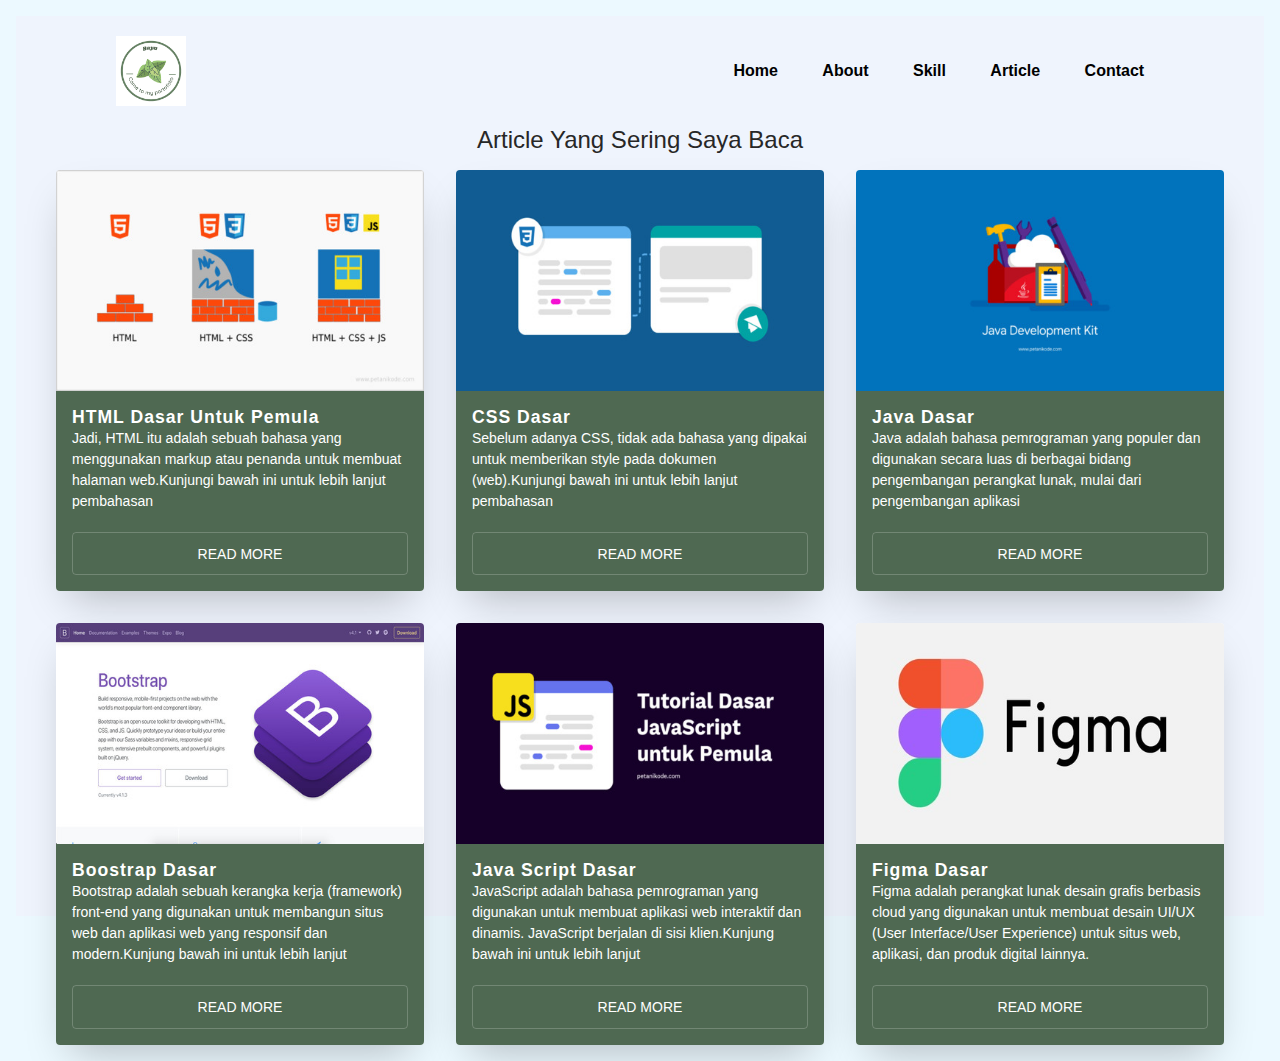
<file: article.html>
<!DOCTYPE html>
<html lang="en">
<head>
    <meta charset="UTF-8">
    <meta http-equiv="X-UA-Compatible" content="IE=edge">
    <meta name="viewport" content="width=device-width, initial-scale=1.0">
    <title>Portofolio M Siddiq Bayu Seto</title>
    <link rel="stylesheet"  href="./stylesheet/article.css">
</head>
<body>
    <div class="hero">
        <nav>
            <img src="images/Logo.png"width="70" height="70" alt="logo">
            <ul>
                <li><a href="index.html">Home</a></li>
                <li><a href="About.html">About</a></li>
                <li><a href="skill.html">Skill</a></li>
                <li><a href="#">Article</a></li>
                <li><a href="contact.html">Contact</a></li>
            </ul>
        </nav>
        <div class="main">
            <h1>Article Yang Sering Saya Baca</h1>
            <ul class="cards">
              <li class="cards_item">
                <div class="card">
                  <div class="card_image"><img src="artikel/html dasar.jpg"></div>
                  <div class="card_content">
                    <h2 class="card_title">HTML Dasar Untuk Pemula</h2>
                    <p class="card_text">Jadi, HTML itu adalah sebuah bahasa yang menggunakan markup atau penanda untuk membuat halaman web.Kunjungi bawah ini untuk lebih lanjut pembahasan</p>
                    <button class="btn card_btn"><a href="https://www.petanikode.com/html-dasar/">Read More</a></button>
                  </div>
                </div>
              </li>
              <li class="cards_item">
                <div class="card">
                  <div class="card_image"><img src="artikel/css.jpg"></div>
                  <div class="card_content">
                    <h2 class="card_title">CSS Dasar</h2>
                    <p class="card_text">Sebelum adanya CSS, tidak ada bahasa yang dipakai untuk memberikan style pada dokumen (web).Kunjungi bawah ini untuk lebih lanjut pembahasan</p>
                    <button class="btn card_btn"><a href="https://www.petanikode.com/css-untuk-pemula/">Read More</a></button>
                  </div>
                </div>
              </li>
              <li class="cards_item">
                <div class="card">
                  <div class="card_image"><img src="artikel/java.jpg"></div>
                  <div class="card_content">
                    <h2 class="card_title">Java Dasar</h2>
                    <p class="card_text">Java adalah bahasa pemrograman yang populer dan digunakan secara luas di berbagai bidang pengembangan perangkat lunak, mulai dari pengembangan aplikasi</p>
                    <button class="btn card_btn"><a href="https://www.petanikode.com/tutorial/java/">Read More</a></button>
                  </div>
                </div>
              </li>
              <li class="cards_item">
                <div class="card">
                  <div class="card_image"><img src="artikel/bootstrap4.jpg"></div>
                  <div class="card_content">
                    <h2 class="card_title">Boostrap Dasar</h2>
                    <p class="card_text">Bootstrap adalah sebuah kerangka kerja (framework) front-end yang digunakan untuk membangun situs web dan aplikasi web yang responsif dan modern.Kunjung bawah ini untuk lebih lanjut</p>
                    <button class="btn card_btn"><a href="https://www.petanikode.com/bootstrap-dasar/">Read More</a></button>
                  </div>
                </div>
              </li>
              <li class="cards_item">
                <div class="card">
                  <div class="card_image"><img src="artikel/javascript.jpg"></div>
                  <div class="card_content">
                    <h2 class="card_title">Java Script Dasar</h2>
                    <p class="card_text">JavaScript adalah bahasa pemrograman yang digunakan untuk membuat aplikasi web interaktif dan dinamis. JavaScript berjalan di sisi klien.Kunjung bawah ini untuk lebih lanjut</p>
                    <button class="btn card_btn"><a href="https://www.petanikode.com/javascript-dasar/">Read More</a></button>
                  </div>
                </div>
              </li>
              <li class="cards_item">
                <div class="card">
                  <div class="card_image"><img src="artikel/figma.jpeg"></div>
                  <div class="card_content">
                    <h2 class="card_title">Figma Dasar</h2>
                    <p class="card_text">Figma adalah perangkat lunak desain grafis berbasis cloud yang digunakan untuk membuat desain UI/UX (User Interface/User Experience) untuk situs web, aplikasi, dan produk digital lainnya. </p>
                    <button class="btn card_btn"><a href="https://medium.com/insightdesign/tutorial-design-menggunakan-figma-2f08fe08f2c4">Read More</a></button>
                  </div>
                </div>
              </li>
            </ul>
          </div>
</body>
</html>
</file>
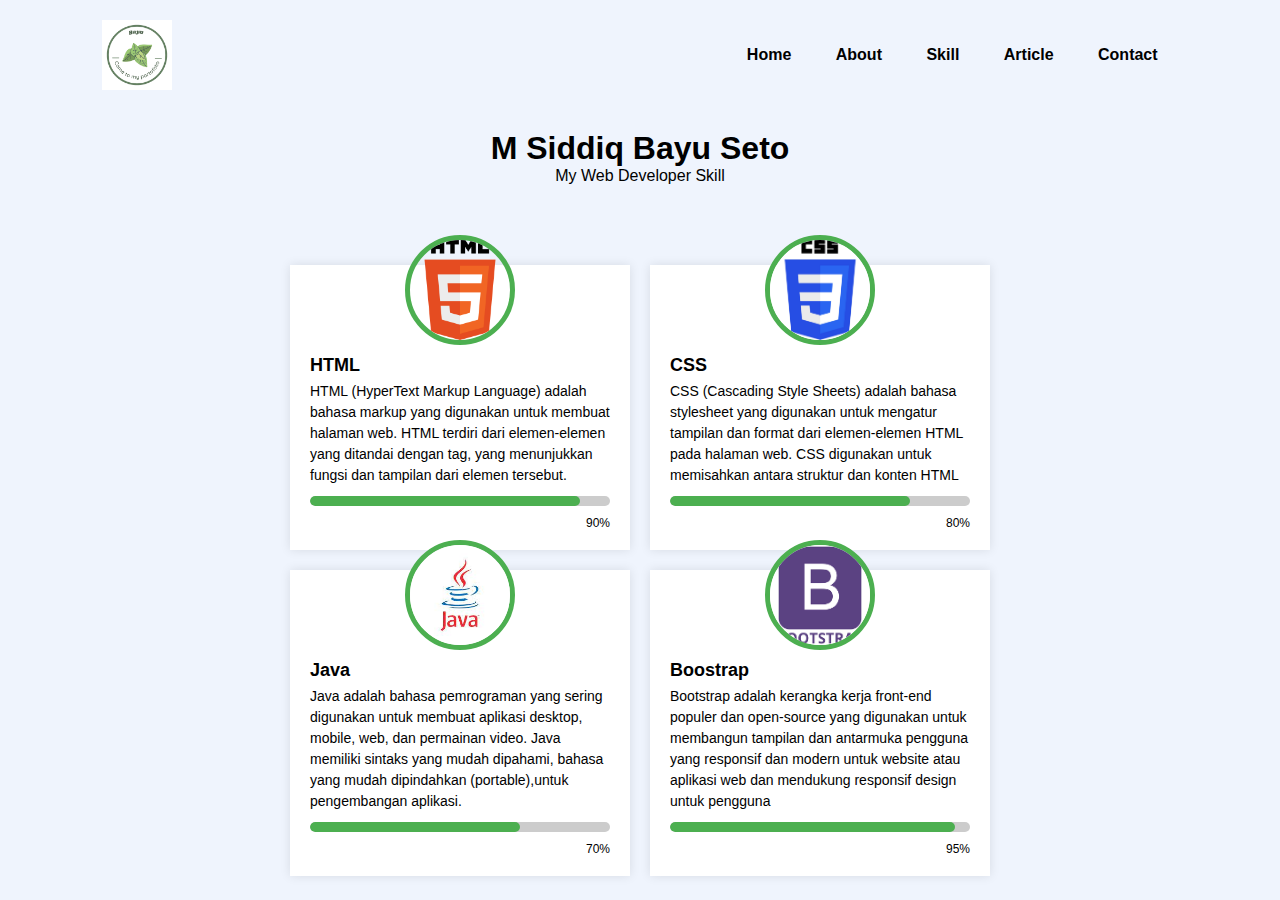
<file: skill.html>
<!DOCTYPE html>
<html lang="en">
<head>
    <meta charset="UTF-8">
    <meta http-equiv="X-UA-Compatible" content="IE=edge">
    <meta name="viewport" content="width=device-width, initial-scale=1.0">
    <title>Portofolio M Siddiq Bayu Seto</title>
    <link rel="stylesheet" href="./stylesheet/skill.css">
</head>
<body>
    <div class="hero">
        <nav>
            <img src="images/Logo.png"width="70" height="70" alt="logo">
            <ul>
                <li><a href="index.html">Home</a></li>
                <li><a href="About.html">About</a></li>
                <li><a href="#">Skill</a></li>
                <li><a href="article.html">Article</a></li>
                <li><a href="contact.html">Contact</a></li>
            </ul>
        </nav>
        <div class="header">
            <h1>M Siddiq Bayu Seto</h1>
            <p>My Web Developer Skill</p>
          </div>
          <div class="skills">

            <div class="skill">
              <img src="icons/html.jpg" alt="John" class="skill-img">
              <h3>HTML</h3>
              <p>HTML (HyperText Markup Language) adalah bahasa markup yang digunakan untuk membuat halaman web. HTML terdiri dari elemen-elemen yang ditandai dengan tag, yang menunjukkan fungsi dan tampilan dari elemen tersebut.</p>
              <div class="bar">
                <div class="progress" style="width: 90%;"></div>
              </div>
              <div class="percentage">90%</div>
            </div>
            
            <div class="skill">
              <img src="icons/CSS-Logo.jpg" alt="John" class="skill-img">
              <h3>CSS</h3>
              <p>CSS (Cascading Style Sheets) adalah bahasa stylesheet yang digunakan untuk mengatur tampilan dan format dari elemen-elemen HTML pada halaman web. CSS digunakan untuk memisahkan antara struktur dan konten HTML</p>
             <div class="bar">
                <div class="progress" style="width: 80%;"></div>
             </div>
             <div class="percentage">80%</div>
        </div>

        <div class="skill">
            <img src="icons/java.jpg" alt="John" class="skill-img">
            <h3>Java</h3>
            <p>Java adalah bahasa pemrograman yang sering digunakan untuk membuat aplikasi desktop, mobile, web, dan permainan video. Java memiliki sintaks yang mudah dipahami, bahasa yang mudah dipindahkan (portable),untuk pengembangan aplikasi.</p>
           <div class="bar">
              <div class="progress" style="width: 70%;"></div>
           </div>
           <div class="percentage">70%</div>
        </div>

        <div class="skill">
            <img src="icons/boostrap.jpg" alt="John" class="skill-img">
            <h3>Boostrap</h3>
            <p>Bootstrap adalah kerangka kerja front-end populer dan open-source yang digunakan untuk membangun tampilan dan antarmuka pengguna yang responsif dan modern untuk website atau aplikasi web dan mendukung responsif design untuk pengguna</p>
           <div class="bar">
              <div class="progress" style="width: 95%;"></div>
           </div>
           <div class="percentage">95%</div>
        </div>
        
        
</body>
</html>
</file>
<file: stylesheet/article.css>
*{
    margin : 0;
    padding: 0;
    font-family: 'Open Sans', sans-serif;
}

.hero{
    position: relative;
    width: 100%;
    height: 100vh;
    background: #eff4fd;
}

nav{
    display: flex;
    width: 84%;
    margin: auto;
    padding: 20px 0;
    align-items: center;
    justify-content: space-between;
}


nav ul li{
    display: inline-block;
    list-style: none;
    margin: 10px 20px;
}

nav ul li a{
    text-decoration: none;
    color: #000;
    font-weight: bold;

}

nav ul li a:hover{
    color:red;
}
/* Nav akhir */

/* Design */

*,
*::before,
*::after {
  box-sizing: border-box;
}

html {
  background-color: #ecf9ff;
}

body {
  color: #272727;
  font-family: 'Open Sans', sans-serif;
  font-style: normal;
  font-weight: 400;
  letter-spacing: 0;
  padding: 1rem;
}

.main{
  max-width: 1200px;
  margin: 0 auto;
}

h1 {
    font-size: 24px;
    font-weight: 400;
    text-align: center;
}

img {
  height: auto;
  max-width: 100%;
  vertical-align: middle;
}

.btn {
  color: #ffffff;
  padding: 0.8rem;
  font-size: 14px;
  text-transform: uppercase;
  border-radius: 4px;
  font-weight: 400;
  display: block;
  width: 100%;
  cursor: pointer;
  border: 1px solid rgba(255, 255, 255, 0.2);
  background: transparent;
}

.btn a{
  text-decoration: none;
  color: white;
}

.btn:hover {
  background-color: rgba(250, 248, 248, 0.12);
}

.cards {
  display: flex;
  flex-wrap: wrap;
  list-style: none;
  margin: 0;
  padding: 0;
}

.cards_item {
  display: flex;
  padding: 1rem;
}

@media (min-width: 40rem) {
  .cards_item {
    width: 50%;
  }
}

@media (min-width: 56rem) {
  .cards_item {
    width: 33.3333%;
  }
}

.card {
  background-color: white;
  border-radius: 0.25rem;
  box-shadow: 0 20px 40px -14px rgba(0, 0, 0, 0.25);
  display: flex;
  flex-direction: column;
  overflow: hidden;
}

.card_content {
  padding: 1rem;
  background: linear-gradient(to bottom left, #4f6952 40%, #4f6952 100%);
}

.card_title {
  color: #ffffff;
  font-size: 1.1rem;
  font-weight: 700;
  letter-spacing: 1px;
  text-transform: capitalize;
  margin: 0px;
}

.card_text {
  color: #ffffff;
  font-size: 0.875rem;
  line-height: 1.5;
  margin-bottom: 1.25rem;    
  font-weight: 400;
}
.made_by{
  font-weight: 400;
  font-size: 13px;
  margin-top: 35px;
  text-align: center;
}
</file>
<file: stylesheet/skill.css>
*{
    margin : 0;
    padding: 0;
    font-family: 'Open Sans', sans-serif;
}

.hero{
    position: relative;
    width: 100%;
    height: 100vh;
    background: #eff4fd;
}

nav{
    display: flex;
    width: 84%;
    margin: auto;
    padding: 20px 0;
    align-items: center;
    justify-content: space-between;
}


nav ul li{
    display: inline-block;
    list-style: none;
    margin: 10px 20px;
}

nav ul li a{
    text-decoration: none;
    color: #000;
    font-weight: bold;

}

nav ul li a:hover{
    color:red;
}
/* akhir nav */
.header {
    background-color: #eff4fd;
    color: black;
    padding: 20px;
    text-align: center;
  }
  .skills {
    display: flex;
    flex-wrap: wrap;
    justify-content: center;
    align-items: center;
    margin: 50px auto;
    max-width: 800px;
  }
  .skill {
    background-color: white;
    margin: 10px;
    padding: 20px;
    width: 300px;
    box-shadow: 0px 0px 10px rgba(0, 0, 0, 0.1);
  }
  .skill-img {
    display: block;
    margin: 0 auto;
    width: 100px;
    height: 100px;
    border-radius: 50%;
    object-fit: cover;
    margin-top: -50px;
    border: 5px solid #4CAF50;
  }
  .skill h3 {
    margin-top: 10px;
    margin-bottom: 5px;
    font-size: 18px;
  }
  .skill p {
    font-size: 14px;
    line-height: 1.5;
    margin-bottom: 10px;
  }
  .skill .bar {
    height: 10px;
    background-color: #ccc;
    border-radius: 5px;
    overflow: hidden;
    margin-bottom: 10px;
  }
  .skill .bar .progress {
    height: 100%;
    background-color: #4CAF50;
    border-radius: 5px;
  }
  .skill .percentage {
    margin-top: 5px;
    font-size: 12px;
    text-align: right;
  }
</file>
